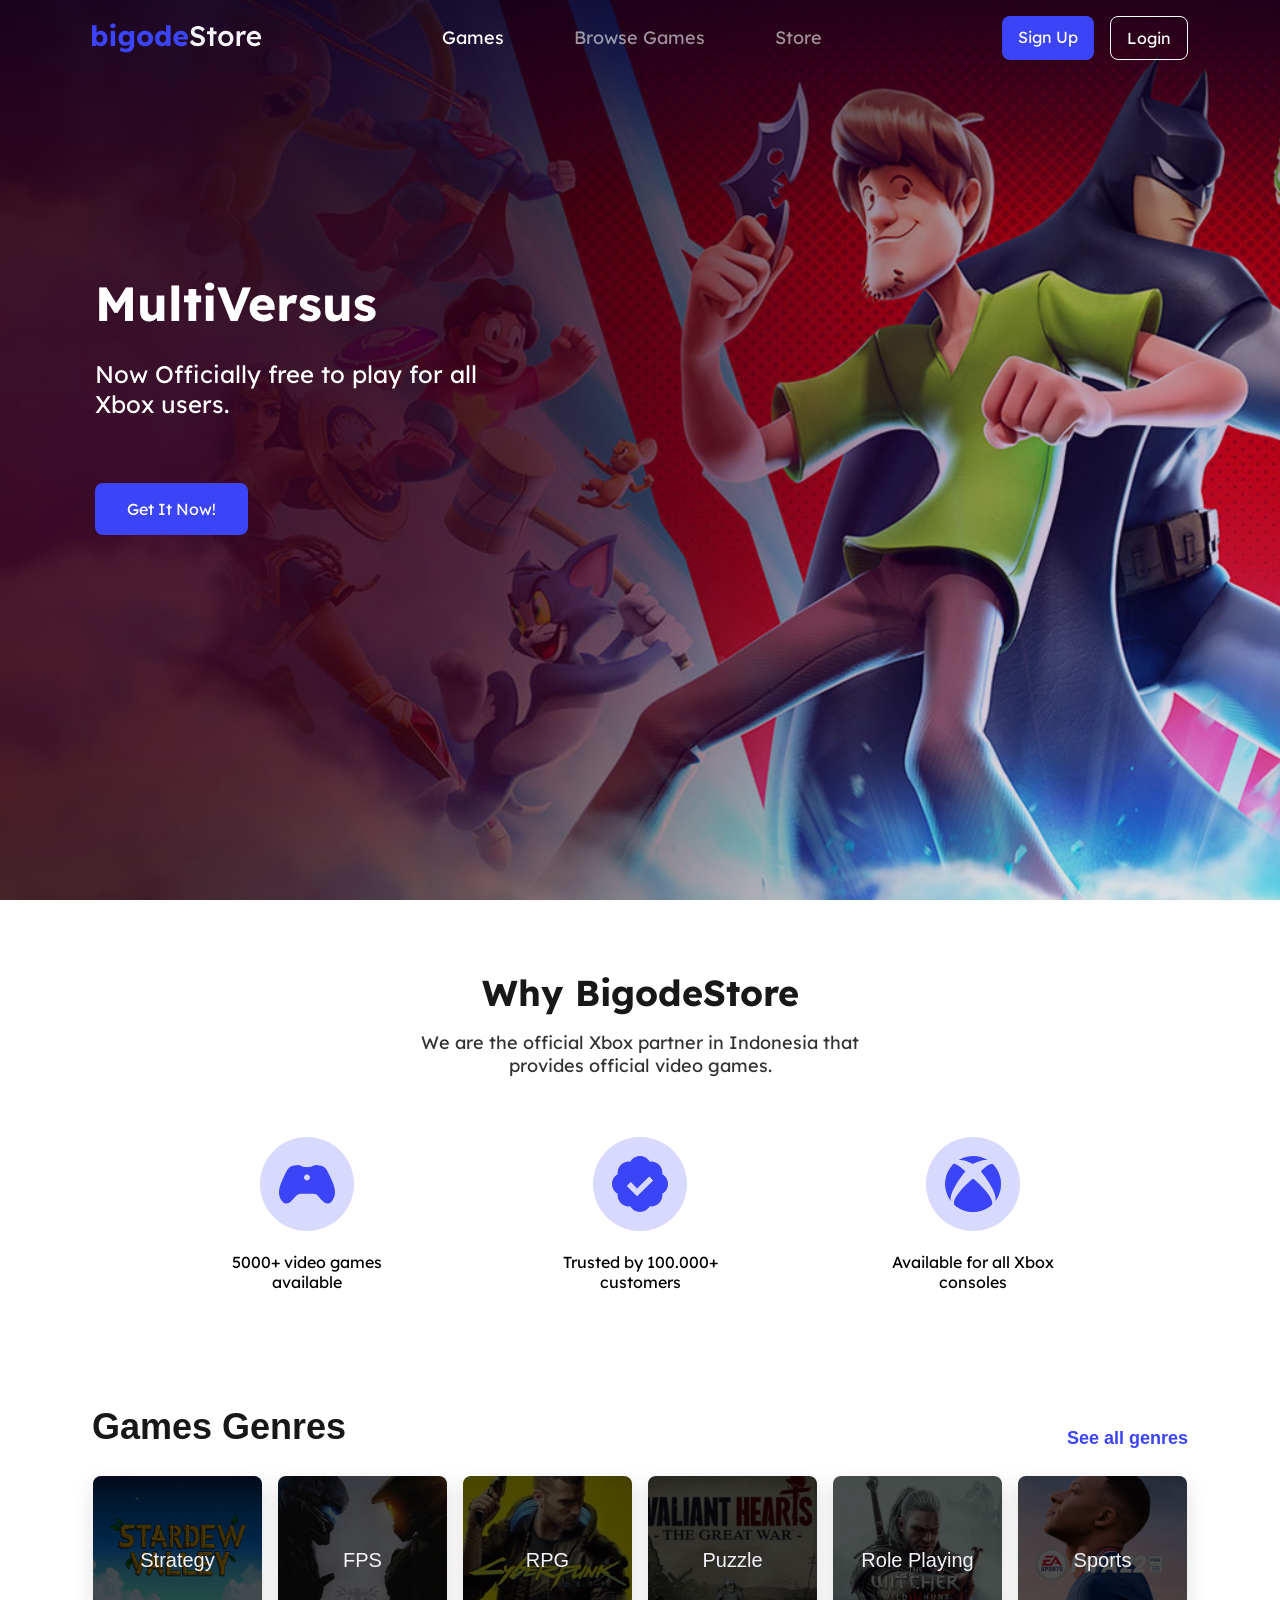
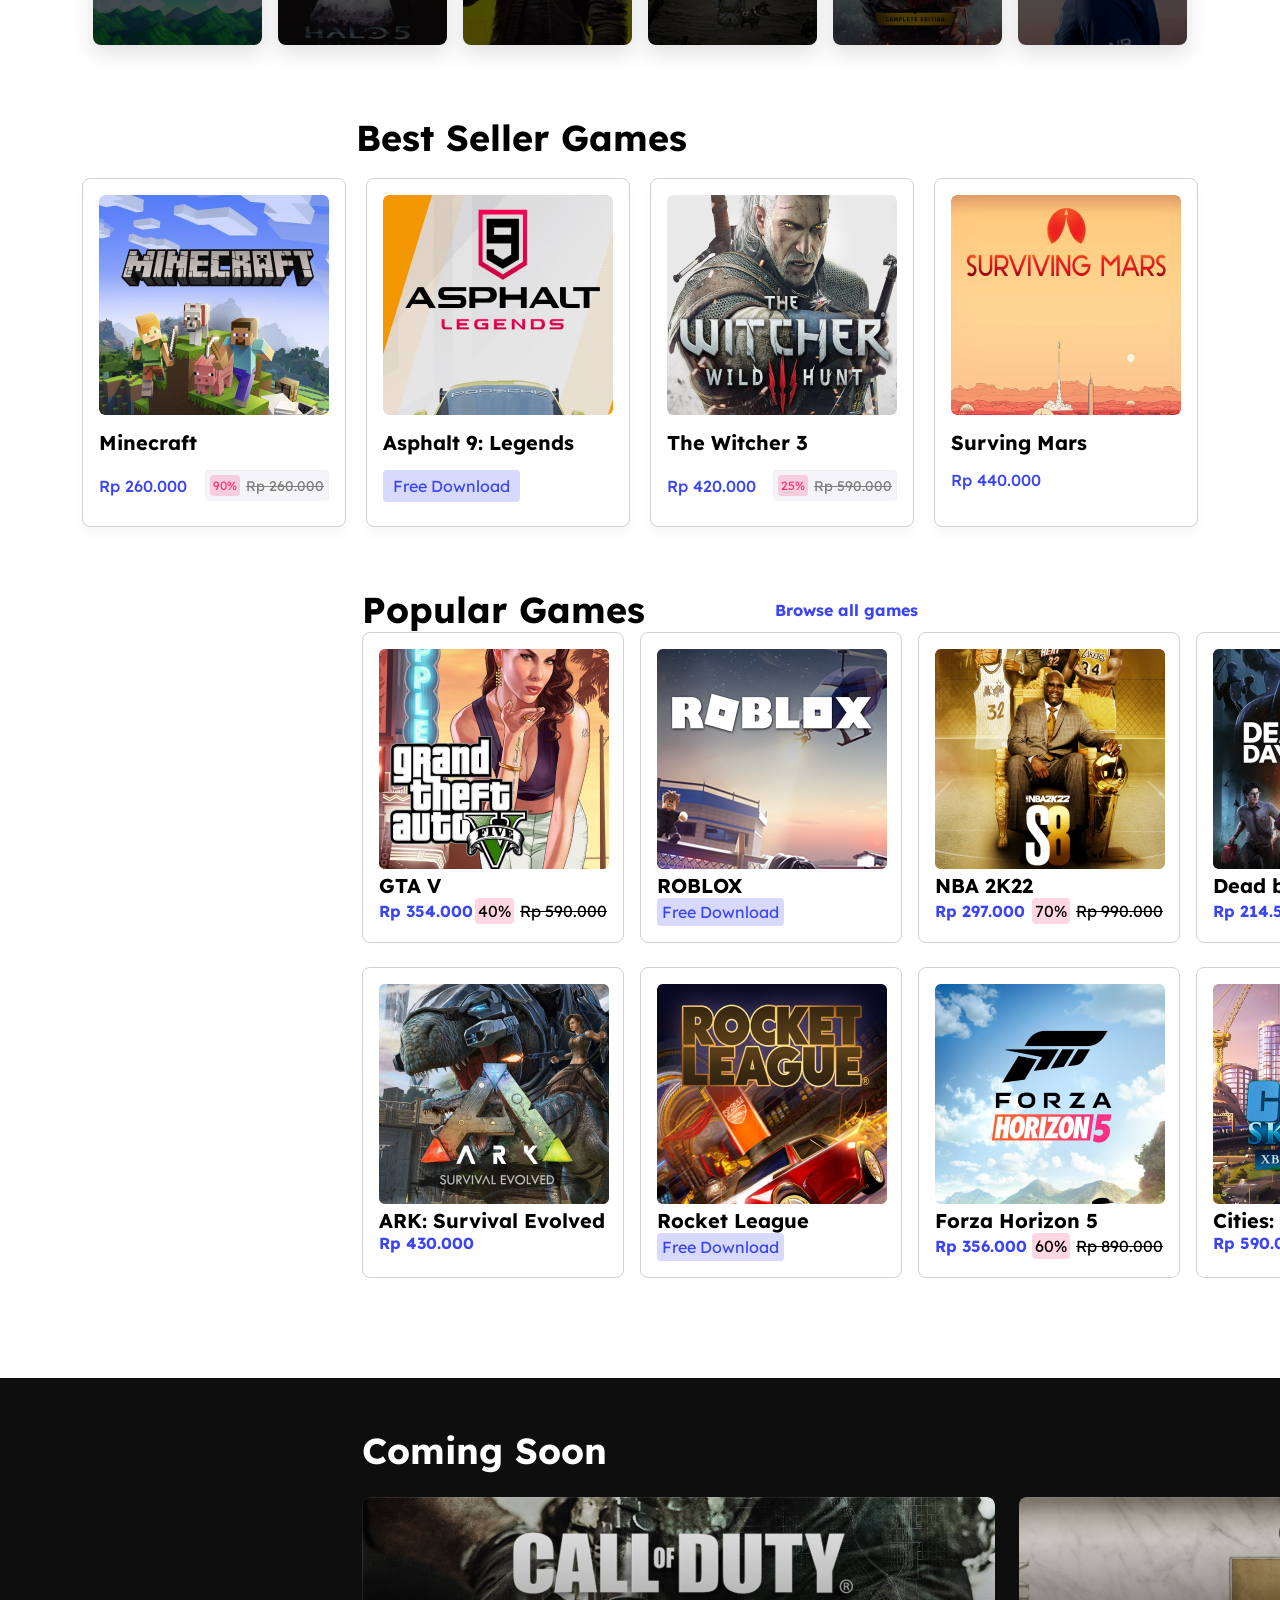
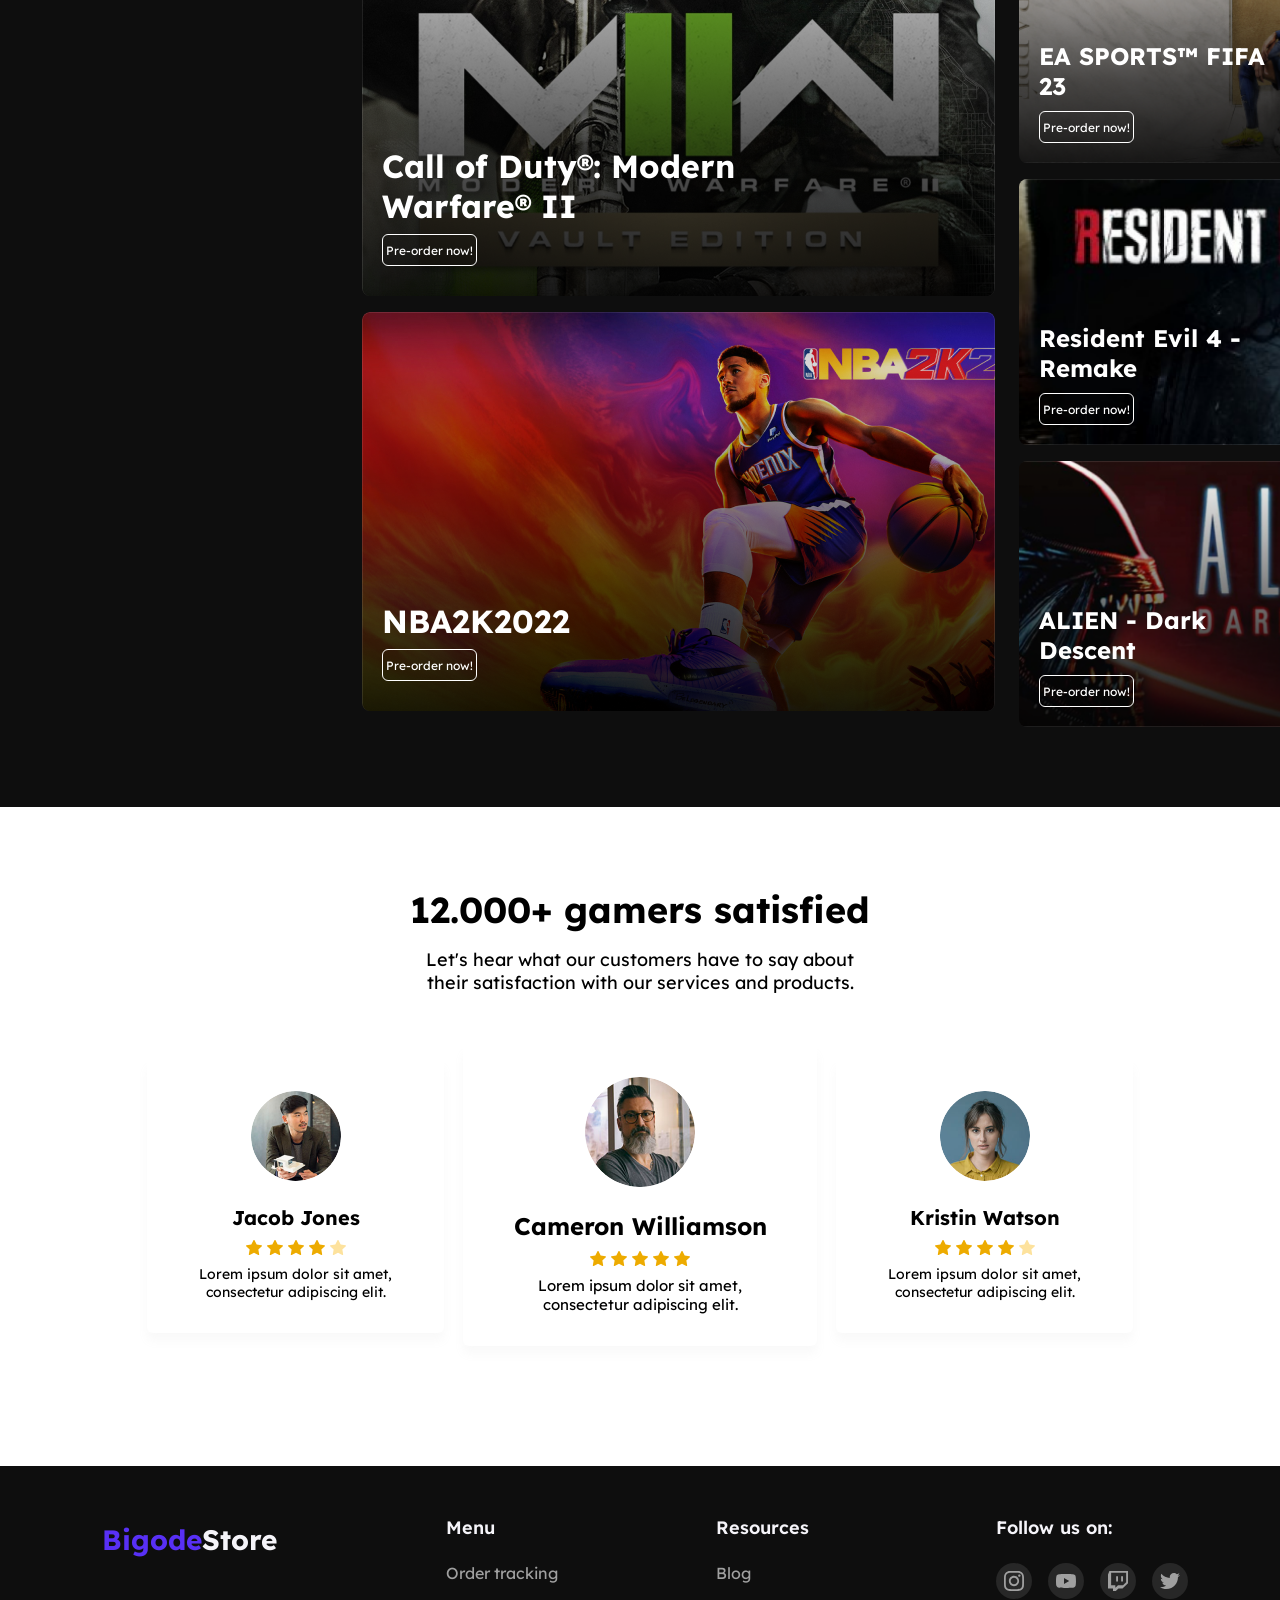
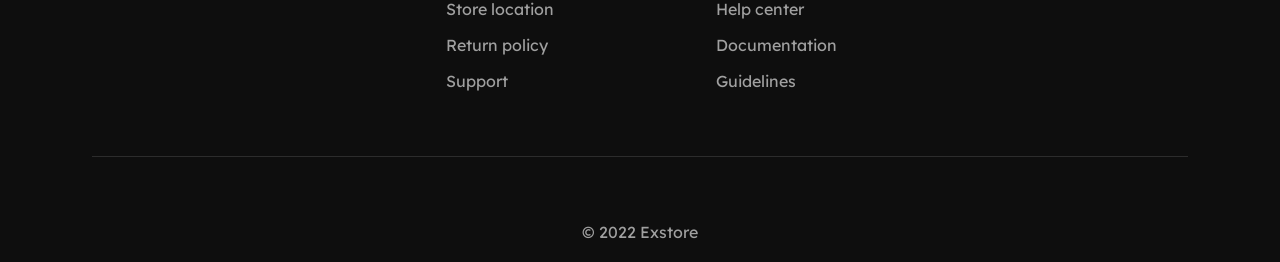
<file: index.html>
<!DOCTYPE html>
<html lang="pt-br">
<head>
    <meta charset="UTF-8">
    <meta name="viewport" content="width=device-width, initial-scale=1.0">
    <title>Bigode Store</title>
    <link rel="stylesheet" href="./css/style.css">
    <link rel="preconnect" href="https://fonts.googleapis.com">
<link rel="preconnect" href="https://fonts.gstatic.com" crossorigin>
<link href="https://fonts.googleapis.com/css2?family=Lexend:wght@100..900&display=swap" rel="stylesheet">
</head>
<body>
    <div class="header-section">
    <header>
        <img src="./img/logo.svg" alt="Logo">
        <nav>
            <a href="#">Games</a>
            <div class="cor">
            <a href="#">Browse Games </a>
            </div>
            <a href="#">Store</a>
        </nav>
        <div class="btns">
                <a href="#">Sign Up</a>
                <a href="#">Login</a>
        </div>
    
    </header> 
    <section id="hero">
        <h1>MultiVersus</h1>
        <p>Now Officially free to play for all Xbox users.</p>
        <a href="#">Get It Now!</a>
    </section>
    </div>
    <main>
        <section id="Why-bg">
            <div class="title">
                <h2>Why BigodeStore</h2>
                <p>We are the official Xbox partner in Indonesia that provides official video games.</p>
            </div>
            <div class="cards">
                <div class="card">
                    <img src="./img/controle.svg" alt="">
                    <p>5000+ video games available</p>

                </div>
                <div class="card">
                    <img src="./img/verficado.svg" alt="">
                    <p>Trusted by 100.000+ customers</p>

                </div>
                <div class="card">
                    <img src="./img/xbox.svg" alt="">
                    <p>Available for all Xbox consoles</p>
                </div>
            </div>
            </section>

        <section id="games-ge">  
        <div class="games-genre-section">
  <div class="title">
    <div class="games-genres">Games Genres</div>
    <div class="see-all-genres">See all genres</div>
  </div>
  <div class="cards">
    <div class="cardsgames">
      <img class="bg-image" src="./img/bg-image0.png" />
      <div class="strategy">Strategy</div>
    </div>
    <div class="cardsgames">
      <img class="bg-image" src="./img/bg-image1.png" />
      <div class="strategy">FPS</div>
    </div>
    <div class="cardsgames">
      <img class="bg-image" src="./img/bg-image2.png" />
      <div class="strategy2">RPG</div>
    </div>
    <div class="cardsgames">
      <img class="bg-image" src="./img/bg-image3.png" />
      <div class="strategy">Puzzle</div>
    </div>
    <div class="cardsgames">
      <img class="bg-image" src="./img/bg-image4.png" />
      <div class="strategy">Role Playing</div>
    </div>
    <div class="cardsgames">
      <img class="bg-image" src="./img/bg-image5.png" />
      <div class="strategy">Sports</div>
    </div>
  </div>
        </section>

        <section class="meio">
  <section class="best-seller">
    <h2 class="titulo-secao">Best Seller Games</h2>
    <div class="lista-jogos">
        <div class="card-jogo">
            <img src="./img/img-thumbnail0.png" alt="Minecraft" class="imagem-jogo">
            <div class="informacoes-jogo">
                <h3 class="nome-jogo">Minecraft</h3>
                <div class="preco-jogo">
                    <span class="preco-atual">Rp 260.000</span>
                    <div class="desconto-jogo">
                        <span class="porcentagem">90%</span>
                        <span class="preco-antigo">Rp 260.000</span>
                    </div>
                </div>
            </div>
        </div>
        <div class="card-jogo">
            <img src="./img/img-thumbnail1.png" alt="Asphalt 9" class="imagem-jogo">
            <div class="informacoes-jogo">
                <h3 class="nome-jogo">Asphalt 9: Legends</h3>
                <div class="gratis">
                    Free Download
                </div>
            </div>
        </div>
        <div class="card-jogo">
            <img src="./img/img-thumbnail2.png" alt="The Witcher 3" class="imagem-jogo">
            <div class="informacoes-jogo">
                <h3 class="nome-jogo">The Witcher 3</h3>
                <div class="preco-jogo">
                    <span class="preco-atual">Rp 420.000</span>
                    <div class="desconto-jogo">
                        <span class="porcentagem">25%</span>
                        <span class="preco-antigo">Rp 590.000</span>
                    </div>
                </div>
            </div>
        </div>
        <div class="card-jogo">
            <img src="./img/img-thumbnail3.png" alt="Surviving Mars" class="imagem-jogo">
            <div class="informacoes-jogo">
                <h3 class="nome-jogo">Surving Mars</h3>
                <span class="preco-atual">Rp 440.000</span>
            </div>
        </div>

    </div>
    </section>

         </section> 

         <section id="popular">
     <div class="jogos-p3">
  <div class="topo-p3">
    <h2 class="titulo-p3">Popular Games</h2>
    <p class="link-p3">Browse all games</p>
  </div>

  <div class="conteudo-p3">
    <div class="linha-p3">

      <div class="caixa-p3">
        <img class="foto-p3" src="./img/gta5.png">
        <h3 class="jogo-p3">GTA V</h3>

        <div class="valores-p3">
          <p class="atual-p3">Rp 354.000</p>

          <div class="promo-p3">
            <span class="porcentagem-p3">40%</span>
            <p class="antigo-p3">Rp 590.000</p>
          </div>
        </div>
      </div>

      <div class="caixa-p3">
        <img class="foto-p3" src="./img/roblox.png">
        <h3 class="jogo-p3">ROBLOX</h3>
        <p class="gratis-p3">Free Download</p>
      </div>

      <div class="caixa-p3">
        <img class="foto-p3" src="./img/s8.png">
        <h3 class="jogo-p3">NBA 2K22</h3>

        <div class="valores-p3">
          <p class="atual-p3">Rp 297.000</p>

          <div class="promo-p3">
            <span class="porcentagem-p3">70%</span>
            <p class="antigo-p3">Rp 990.000</p>
          </div>
        </div>
      </div>

      <div class="caixa-p3">
        <img class="foto-p3" src="./img/dbd.png">
        <h3 class="jogo-p3">Dead by Daylight</h3>

        <div class="valores-p3">
          <p class="atual-p3">Rp 214.500</p>

          <div class="promo-p3">
            <span class="porcentagem-p3">50%</span>
            <p class="antigo-p3">Rp 429.000</p>
          </div>
        </div>
      </div>

    </div>

    <div class="linha-p3">

      <div class="caixa-p3">
        <img class="foto-p3" src="./img/ark.png">
        <h3 class="jogo-p3">ARK: Survival Evolved</h3>
        <p class="atual-p3">Rp 430.000</p>
      </div>

      <div class="caixa-p3">
        <img class="foto-p3" src="./img/rl.png">
        <h3 class="jogo-p3">Rocket League</h3>
        <p class="gratis-p3">Free Download</p>
      </div>

      <div class="caixa-p3">
        <img class="foto-p3" src="./img/forza.png">
        <h3 class="jogo-p3">Forza Horizon 5</h3>

        <div class="valores-p3">
          <p class="atual-p3">Rp 356.000</p>

          <div class="promo-p3">
            <span class="porcentagem-p3">60%</span>
            <p class="antigo-p3">Rp 890.000</p>
          </div>
        </div>
      </div>

      <div class="caixa-p3">
        <img class="foto-p3" src="./img/cities.png">
        <h3 class="jogo-p3">Cities: Skylines</h3>
        <p class="atual-p3">Rp 590.000</p>
      </div>

    </div>
  </div>
</div>
</div>
          </section>

          <section id="coming">
            <div class="lancamentos-p4">

    <h2 class="titulo-p4">Coming Soon</h2>

    <div class="conteudo-p4">

        <div class="esquerda-p4">

            <div class="jogo-grande-p4">
                <img class="imagem-grande-p4" src="./img/cod.png">

                <div class="nome-grande-p4">
                    Call of Duty®: Modern Warfare® II
                </div>

                <div class="botao-p4">
                    <div class="texto-botao-p4">
                        Pre-order now!
                    </div>
                </div>
            </div>

            <div class="jogo-grande-p4">
                <img class="imagem-grande-p4" src="./img/nba2k22.png">

                <div class="nome-grande-p4">
                    NBA2K2022
                </div>

                <div class="botao-p4">
                    <div class="texto-botao-p4">
                        Pre-order now!
                    </div>
                </div>
            </div>

        </div>

        <div class="direita-p4">

            <div class="jogo-pequeno-p4">
                <img class="imagem-pequena-p4" src="./img/fifa23.png">

                <div class="info-p4">
                    <div class="nome-pequeno-p4">
                        EA SPORTS™ FIFA 23
                    </div>

                    <div class="botao-p4">
                        <div class="texto-botao-p4">
                            Pre-order now!
                        </div>
                    </div>
                </div>
            </div>

            <div class="jogo-pequeno-p4">
                <img class="imagem-pequena-p4" src="./img/r4.png">

                <div class="info-p4">
                    <div class="nome-pequeno-p4">
                        Resident Evil 4 - Remake
                    </div>

                    <div class="botao-p4">
                        <div class="texto-botao-p4">
                            Pre-order now!
                        </div>
                    </div>
                </div>
            </div>

            <div class="jogo-pequeno-p4">
                <img class="imagem-pequena-p4" src="./img/alien.png">

                <div class="info-p4">
                    <div class="nome-pequeno-p4">
                        ALIEN - Dark Descent
                    </div>

                    <div class="botao-p4">
                        <div class="texto-botao-p4">
                            Pre-order now!
                        </div>
                    </div>
                </div>
            </div>

        </div>

    </div>

</div>
          </section>
          
          <section class="gamers-satisfed">
            <div class="avaliacoes-p5">

           <div class="cabecalho-p5">
            <h2 class="titulo-p5">12.000+ gamers satisfied</h2>

           <p class="texto-p5">
            Let's hear what our customers have to say about their satisfaction
             with our services and products.
             </p>
            </div>

            <div class="lista-p5">

    <div class="card-p5">
      <img class="foto-p5" src="./img/icon1.png">

      <div class="info-p5">
        <h3 class="nome-p5">Jacob Jones</h3>
        <img class="estrelas-p5" src="./img/star0.svg">

        <p class="comentario-p5">
          Lorem ipsum dolor sit amet, consectetur adipiscing elit.
        </p>
      </div>
    </div>

    <div class="card-p5 card-meio-p5">
      <img class="foto-maior-p5" src="./img/icon2.png">

      <div class="info-p5">
        <h3 class="nome-maior-p5">Cameron Williamson</h3>
        <img class="estrelas-p5" src="./img/star1.svg">

        <p class="comentario-maior-p5">
          Lorem ipsum dolor sit amet, consectetur adipiscing elit.
        </p>
      </div>
    </div>

    <div class="card-p5">
      <img class="foto-p5" src="./img/icon3.png">

      <div class="info-p5">
        <h3 class="nome-p5">Kristin Watson</h3>
        <img class="estrelas-p5" src="./img/star2.svg">

        <p class="comentario-p5">
          Lorem ipsum dolor sit amet, consectetur adipiscing elit.
        </p>
      </div>
    </div>

              </div>

            </div>
          </section>

          <section class="final">
                <div class="rodape-p6">

    <div class="conteudo-p6">

        <div class="logo-p6">
            <h2 class="nome-p6">
                <span class="roxo-p6">Bigode</span>Store
            </h2>
        </div>

        <div class="menu-p6">
            <h3 class="titulo-p6">Menu</h3>

            <div class="links-p6">
                <p>Order tracking</p>
                <p>Store location</p>
                <p>Return policy</p>
                <p>Support</p>
            </div>
        </div>

        <div class="recursos-p6">
            <h3 class="titulo-p6">Resources</h3>

            <div class="links-p6">
                <p>Blog</p>
                <p>Help center</p>
                <p>Documentation</p>
                <p>Guidelines</p>
            </div>
        </div>

        <div class="redes-p6">
            <h3 class="titulo-p6">Follow us on:</h3>

            <div class="icones-p6">
                <img src="./img/ant-design-instagram-outlined0.svg">
                <img src="./img/ant-design-youtube-filled0.svg">
                <img src="./img/akar-icons-twitch-fill0.svg">
                <img src="./img/ant-design-twitter-outlined0.svg">
            </div>
        </div>

    </div>

    <div class="linha-p6"></div>

    <div class="copyright-p6">
        © 2022 Exstore
    </div>

</div>
          </section>

 
</body>
</html>
</file>
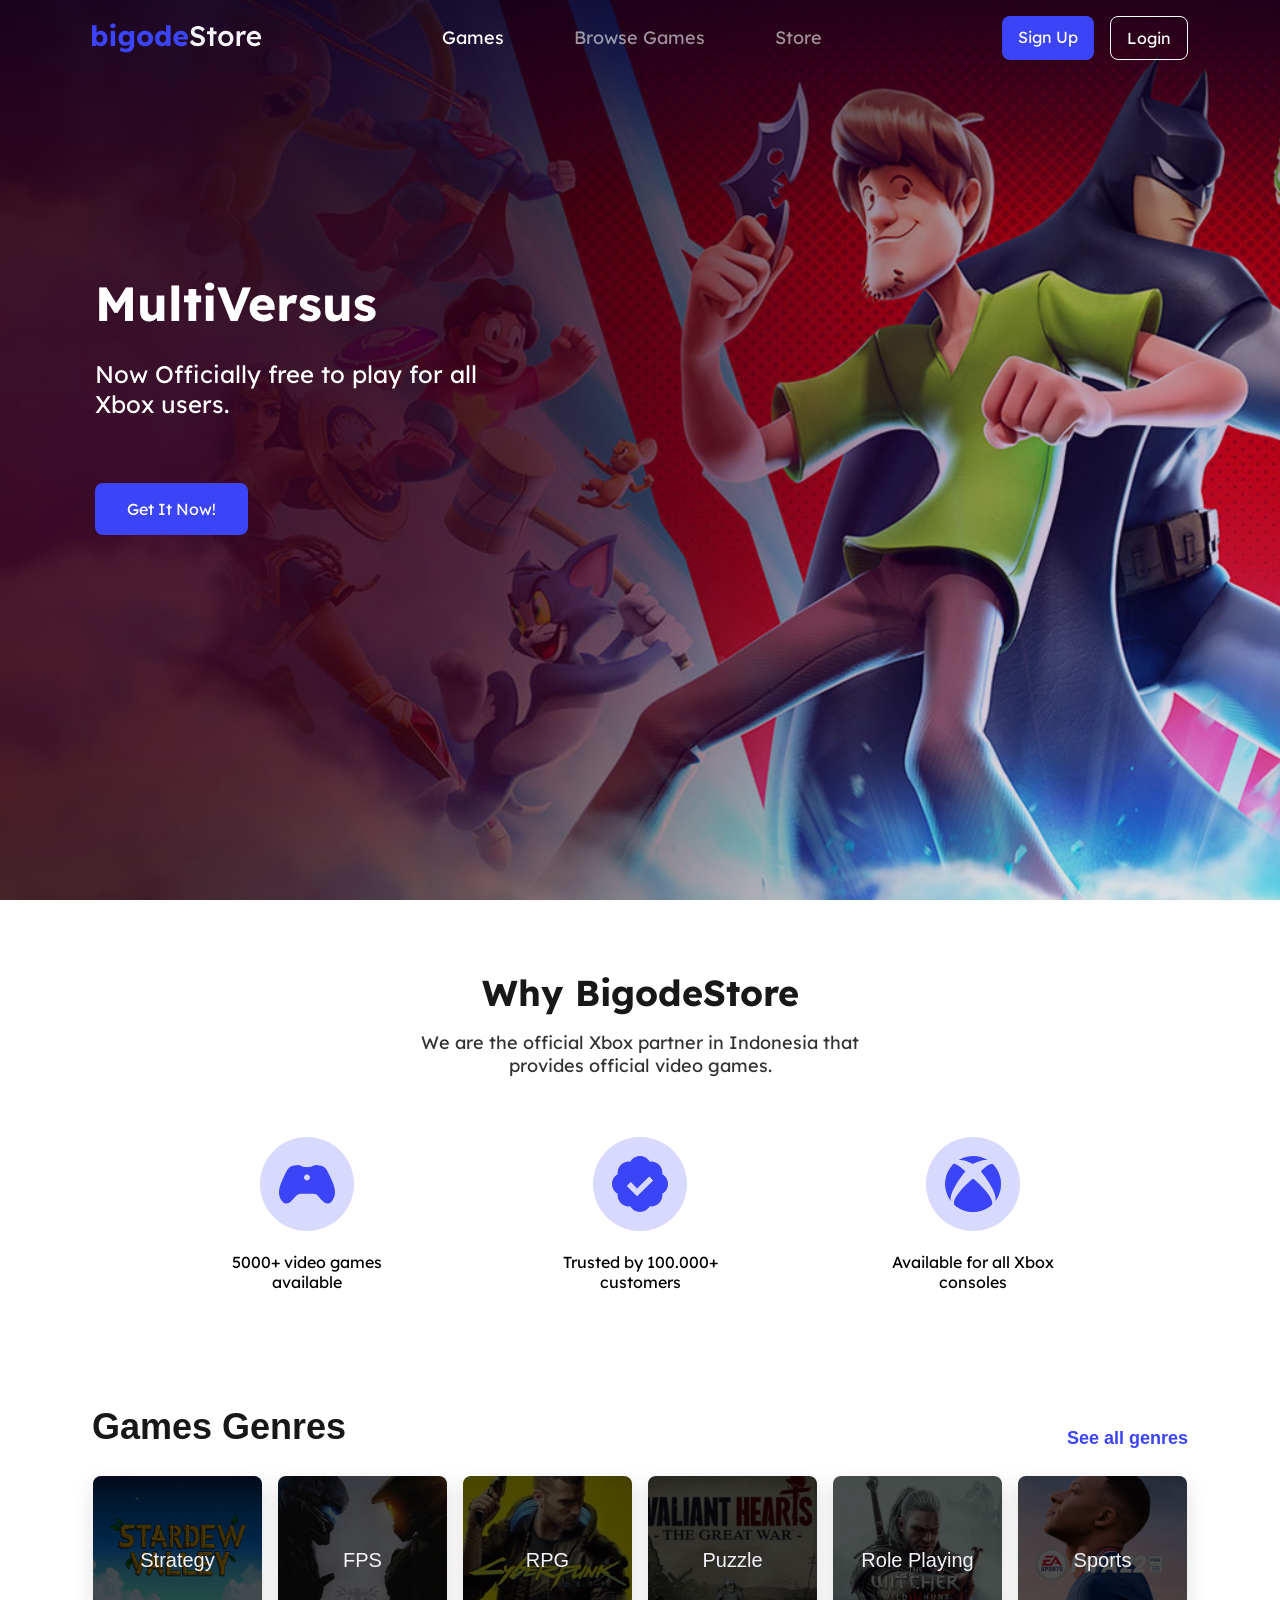
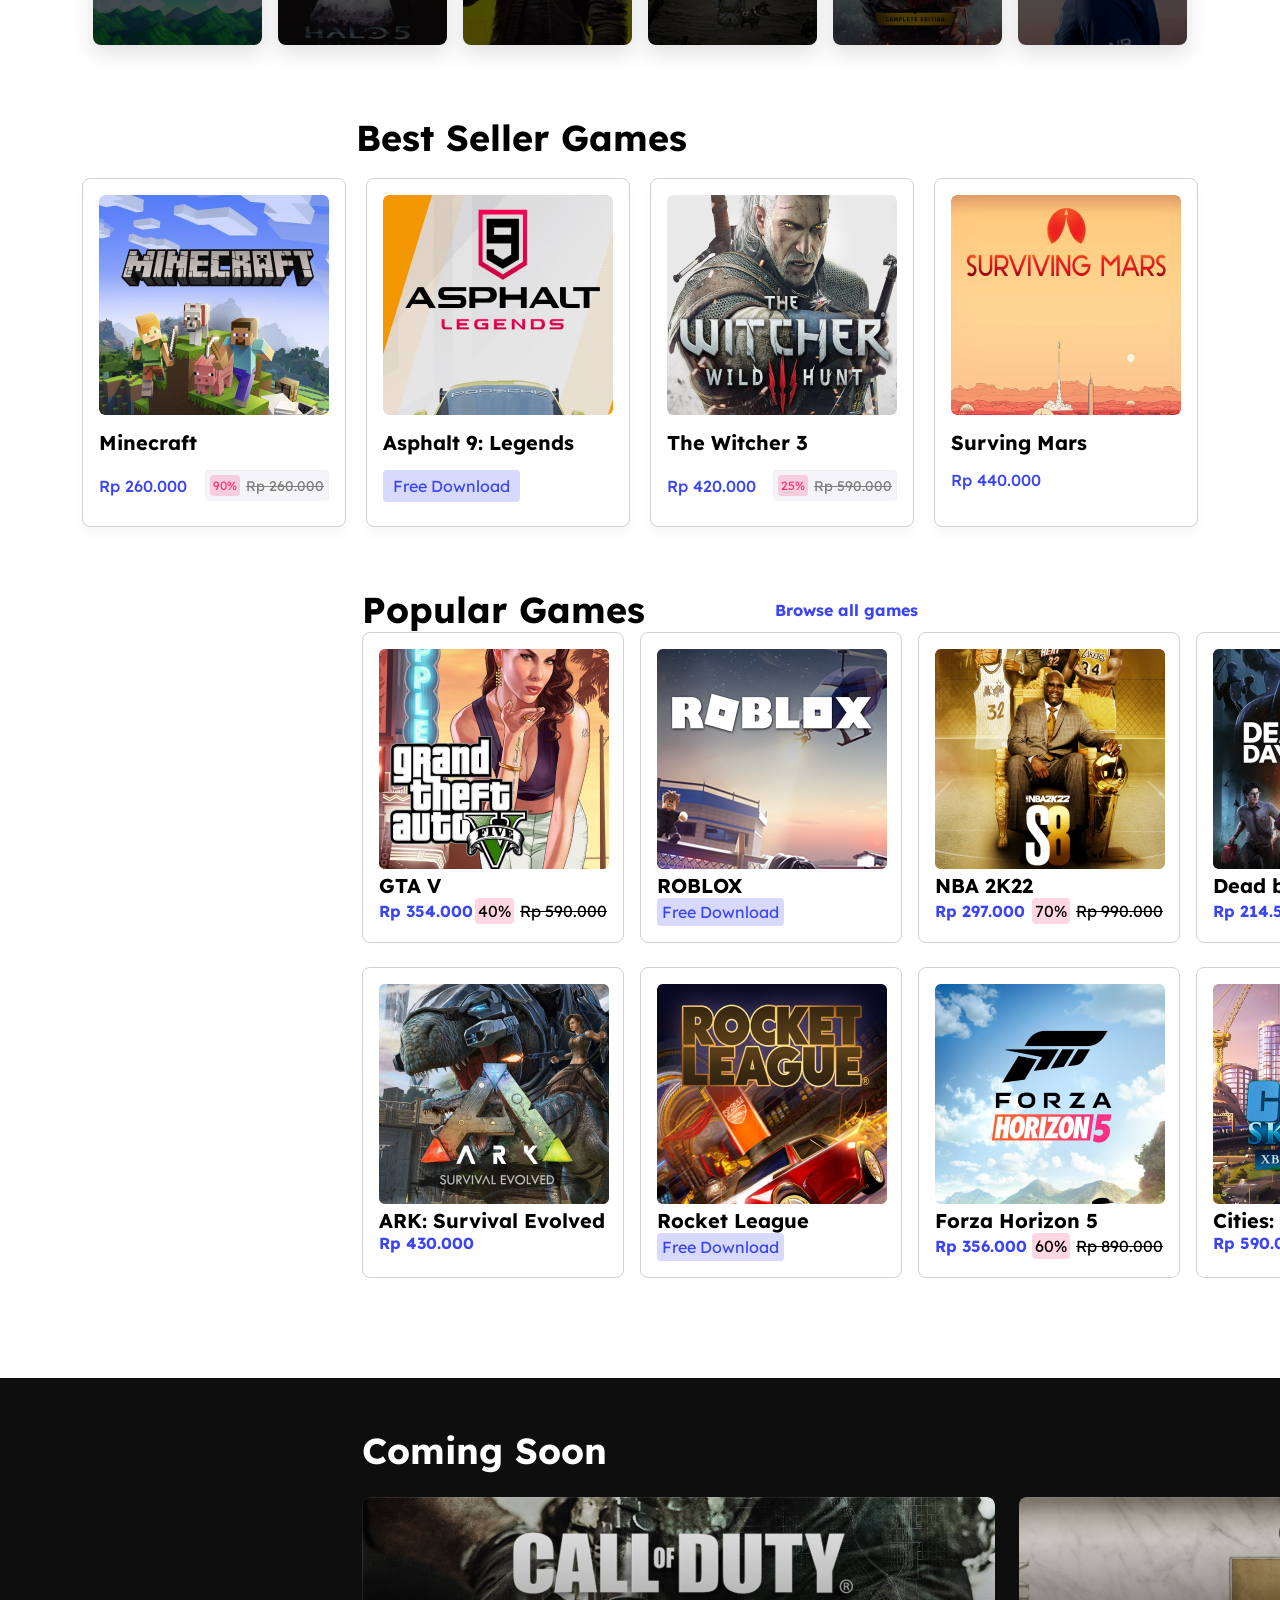
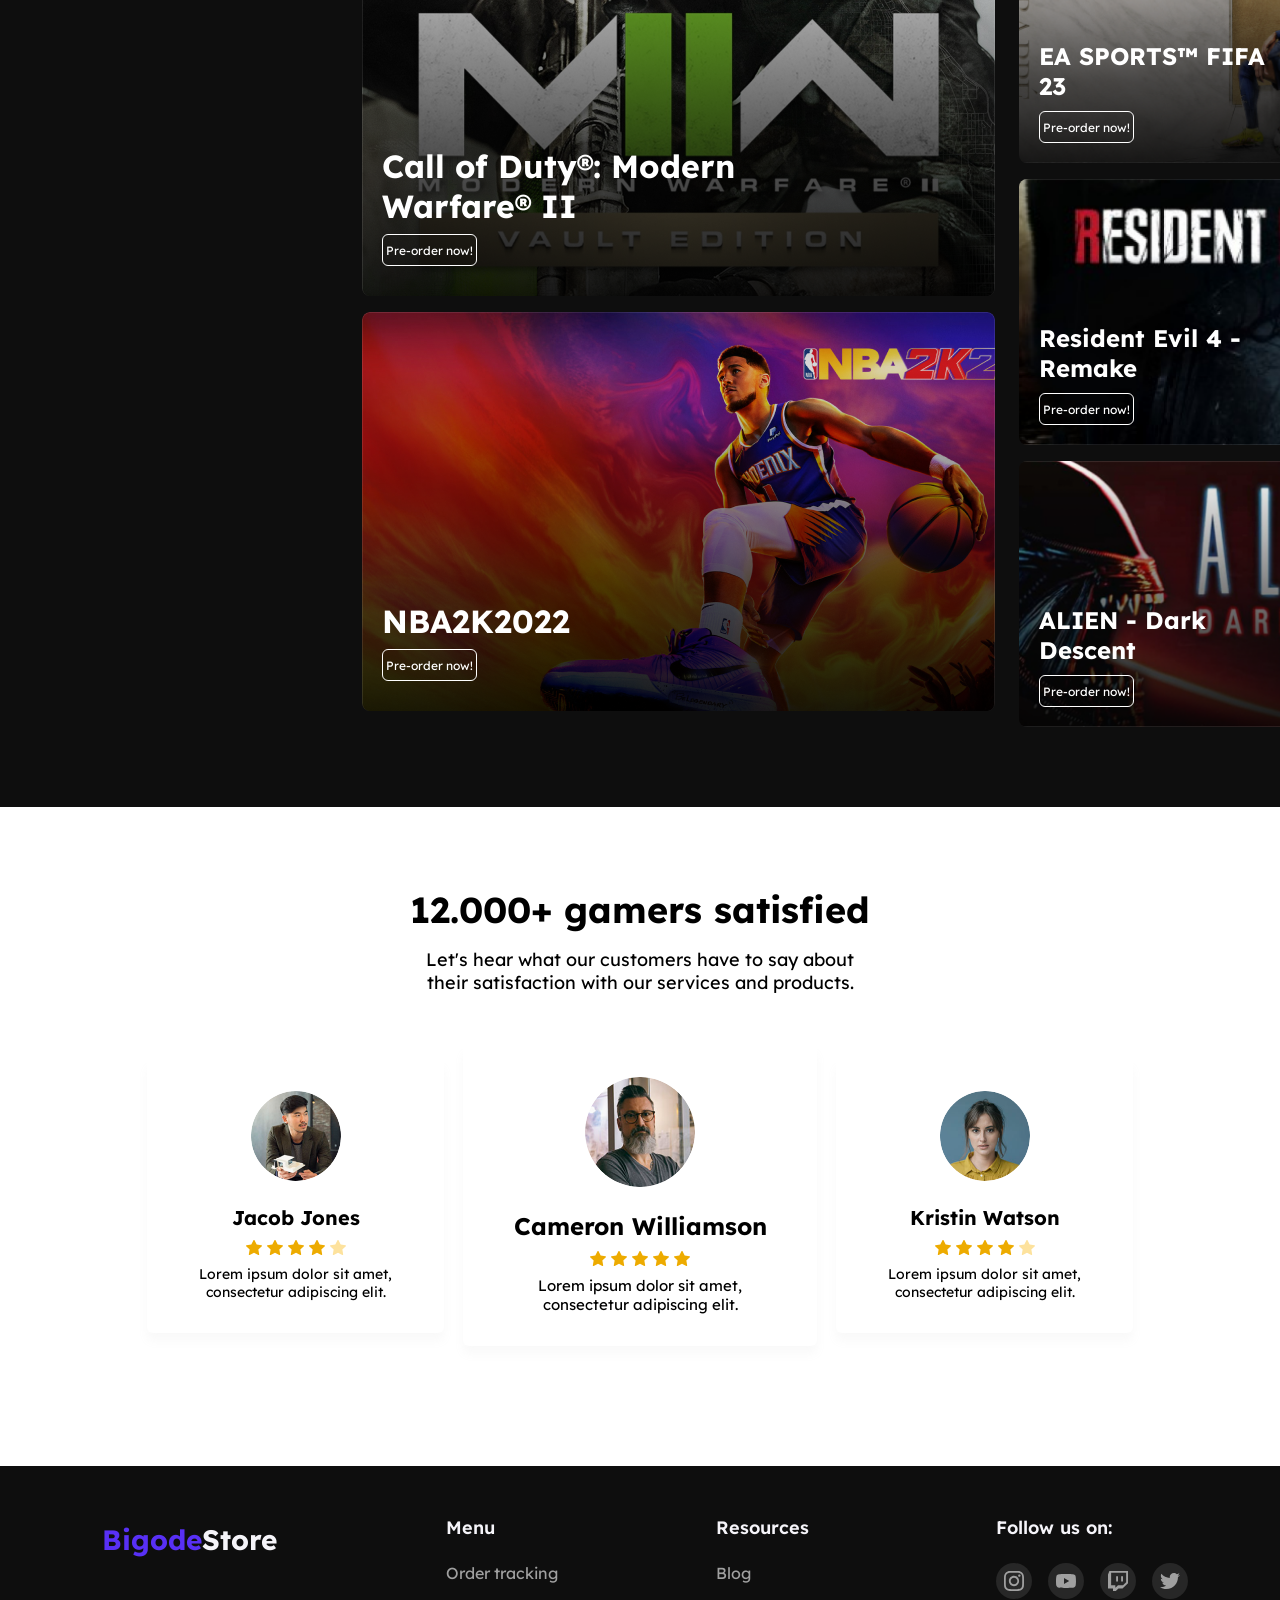
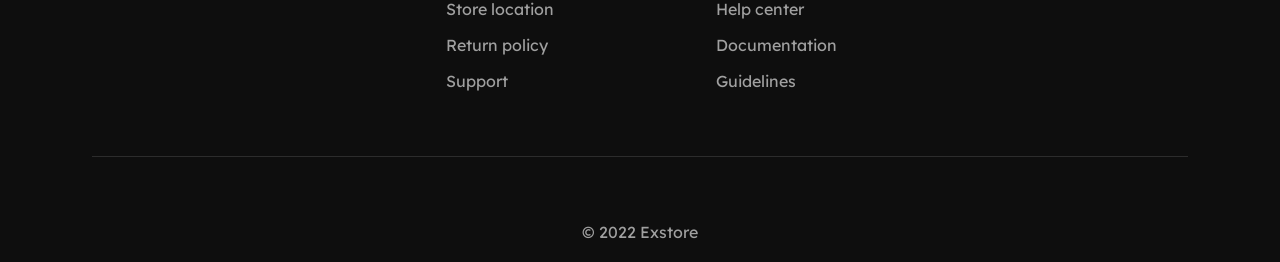
<file: BigodeStore.html>
<!DOCTYPE html>
<html lang="pt-br">
<head>
    <meta charset="UTF-8">
    <meta name="viewport" content="width=device-width, initial-scale=1.0">
    <title>Bigode Store</title>
    <link rel="stylesheet" href="./css/style.css">
    <link rel="preconnect" href="https://fonts.googleapis.com">
<link rel="preconnect" href="https://fonts.gstatic.com" crossorigin>
<link href="https://fonts.googleapis.com/css2?family=Lexend:wght@100..900&display=swap" rel="stylesheet">
</head>
<body>
    <div class="header-section">
    <header>
        <img src="./img/logo.svg" alt="Logo">
        <nav>
            <a href="#">Games</a>
            <div class="cor">
            <a href="#">Browse Games </a>
            </div>
            <a href="#">Store</a>
        </nav>
        <div class="btns">
                <a href="#">Sign Up</a>
                <a href="#">Login</a>
        </div>
    
    </header> 
    <section id="hero">
        <h1>MultiVersus</h1>
        <p>Now Officially free to play for all Xbox users.</p>
        <a href="#">Get It Now!</a>
    </section>
    </div>
    <main>
        <section id="Why-bg">
            <div class="title">
                <h2>Why BigodeStore</h2>
                <p>We are the official Xbox partner in Indonesia that provides official video games.</p>
            </div>
            <div class="cards">
                <div class="card">
                    <img src="./img/controle.svg" alt="">
                    <p>5000+ video games available</p>

                </div>
                <div class="card">
                    <img src="./img/verficado.svg" alt="">
                    <p>Trusted by 100.000+ customers</p>

                </div>
                <div class="card">
                    <img src="./img/xbox.svg" alt="">
                    <p>Available for all Xbox consoles</p>
                </div>
            </div>
            </section>

        <section id="games-ge">  
        <div class="games-genre-section">
  <div class="title">
    <div class="games-genres">Games Genres</div>
    <div class="see-all-genres">See all genres</div>
  </div>
  <div class="cards">
    <div class="cardsgames">
      <img class="bg-image" src="./img/bg-image0.png" />
      <div class="strategy">Strategy</div>
    </div>
    <div class="cardsgames">
      <img class="bg-image" src="./img/bg-image1.png" />
      <div class="strategy">FPS</div>
    </div>
    <div class="cardsgames">
      <img class="bg-image" src="./img/bg-image2.png" />
      <div class="strategy2">RPG</div>
    </div>
    <div class="cardsgames">
      <img class="bg-image" src="./img/bg-image3.png" />
      <div class="strategy">Puzzle</div>
    </div>
    <div class="cardsgames">
      <img class="bg-image" src="./img/bg-image4.png" />
      <div class="strategy">Role Playing</div>
    </div>
    <div class="cardsgames">
      <img class="bg-image" src="./img/bg-image5.png" />
      <div class="strategy">Sports</div>
    </div>
  </div>
        </section>

        <section class="meio">
  <section class="best-seller">
    <h2 class="titulo-secao">Best Seller Games</h2>
    <div class="lista-jogos">
        <div class="card-jogo">
            <img src="./img/img-thumbnail0.png" alt="Minecraft" class="imagem-jogo">
            <div class="informacoes-jogo">
                <h3 class="nome-jogo">Minecraft</h3>
                <div class="preco-jogo">
                    <span class="preco-atual">Rp 260.000</span>
                    <div class="desconto-jogo">
                        <span class="porcentagem">90%</span>
                        <span class="preco-antigo">Rp 260.000</span>
                    </div>
                </div>
            </div>
        </div>
        <div class="card-jogo">
            <img src="./img/img-thumbnail1.png" alt="Asphalt 9" class="imagem-jogo">
            <div class="informacoes-jogo">
                <h3 class="nome-jogo">Asphalt 9: Legends</h3>
                <div class="gratis">
                    Free Download
                </div>
            </div>
        </div>
        <div class="card-jogo">
            <img src="./img/img-thumbnail2.png" alt="The Witcher 3" class="imagem-jogo">
            <div class="informacoes-jogo">
                <h3 class="nome-jogo">The Witcher 3</h3>
                <div class="preco-jogo">
                    <span class="preco-atual">Rp 420.000</span>
                    <div class="desconto-jogo">
                        <span class="porcentagem">25%</span>
                        <span class="preco-antigo">Rp 590.000</span>
                    </div>
                </div>
            </div>
        </div>
        <div class="card-jogo">
            <img src="./img/img-thumbnail3.png" alt="Surviving Mars" class="imagem-jogo">
            <div class="informacoes-jogo">
                <h3 class="nome-jogo">Surving Mars</h3>
                <span class="preco-atual">Rp 440.000</span>
            </div>
        </div>

    </div>
    </section>

         </section> 

         <section id="popular">
     <div class="jogos-p3">
  <div class="topo-p3">
    <h2 class="titulo-p3">Popular Games</h2>
    <p class="link-p3">Browse all games</p>
  </div>

  <div class="conteudo-p3">
    <div class="linha-p3">

      <div class="caixa-p3">
        <img class="foto-p3" src="./img/gta5.png">
        <h3 class="jogo-p3">GTA V</h3>

        <div class="valores-p3">
          <p class="atual-p3">Rp 354.000</p>

          <div class="promo-p3">
            <span class="porcentagem-p3">40%</span>
            <p class="antigo-p3">Rp 590.000</p>
          </div>
        </div>
      </div>

      <div class="caixa-p3">
        <img class="foto-p3" src="./img/roblox.png">
        <h3 class="jogo-p3">ROBLOX</h3>
        <p class="gratis-p3">Free Download</p>
      </div>

      <div class="caixa-p3">
        <img class="foto-p3" src="./img/s8.png">
        <h3 class="jogo-p3">NBA 2K22</h3>

        <div class="valores-p3">
          <p class="atual-p3">Rp 297.000</p>

          <div class="promo-p3">
            <span class="porcentagem-p3">70%</span>
            <p class="antigo-p3">Rp 990.000</p>
          </div>
        </div>
      </div>

      <div class="caixa-p3">
        <img class="foto-p3" src="./img/dbd.png">
        <h3 class="jogo-p3">Dead by Daylight</h3>

        <div class="valores-p3">
          <p class="atual-p3">Rp 214.500</p>

          <div class="promo-p3">
            <span class="porcentagem-p3">50%</span>
            <p class="antigo-p3">Rp 429.000</p>
          </div>
        </div>
      </div>

    </div>

    <div class="linha-p3">

      <div class="caixa-p3">
        <img class="foto-p3" src="./img/ark.png">
        <h3 class="jogo-p3">ARK: Survival Evolved</h3>
        <p class="atual-p3">Rp 430.000</p>
      </div>

      <div class="caixa-p3">
        <img class="foto-p3" src="./img/rl.png">
        <h3 class="jogo-p3">Rocket League</h3>
        <p class="gratis-p3">Free Download</p>
      </div>

      <div class="caixa-p3">
        <img class="foto-p3" src="./img/forza.png">
        <h3 class="jogo-p3">Forza Horizon 5</h3>

        <div class="valores-p3">
          <p class="atual-p3">Rp 356.000</p>

          <div class="promo-p3">
            <span class="porcentagem-p3">60%</span>
            <p class="antigo-p3">Rp 890.000</p>
          </div>
        </div>
      </div>

      <div class="caixa-p3">
        <img class="foto-p3" src="./img/cities.png">
        <h3 class="jogo-p3">Cities: Skylines</h3>
        <p class="atual-p3">Rp 590.000</p>
      </div>

    </div>
  </div>
</div>
</div>
          </section>

          <section id="coming">
            <div class="lancamentos-p4">

    <h2 class="titulo-p4">Coming Soon</h2>

    <div class="conteudo-p4">

        <div class="esquerda-p4">

            <div class="jogo-grande-p4">
                <img class="imagem-grande-p4" src="./img/cod.png">

                <div class="nome-grande-p4">
                    Call of Duty®: Modern Warfare® II
                </div>

                <div class="botao-p4">
                    <div class="texto-botao-p4">
                        Pre-order now!
                    </div>
                </div>
            </div>

            <div class="jogo-grande-p4">
                <img class="imagem-grande-p4" src="./img/nba2k22.png">

                <div class="nome-grande-p4">
                    NBA2K2022
                </div>

                <div class="botao-p4">
                    <div class="texto-botao-p4">
                        Pre-order now!
                    </div>
                </div>
            </div>

        </div>

        <div class="direita-p4">

            <div class="jogo-pequeno-p4">
                <img class="imagem-pequena-p4" src="./img/fifa23.png">

                <div class="info-p4">
                    <div class="nome-pequeno-p4">
                        EA SPORTS™ FIFA 23
                    </div>

                    <div class="botao-p4">
                        <div class="texto-botao-p4">
                            Pre-order now!
                        </div>
                    </div>
                </div>
            </div>

            <div class="jogo-pequeno-p4">
                <img class="imagem-pequena-p4" src="./img/r4.png">

                <div class="info-p4">
                    <div class="nome-pequeno-p4">
                        Resident Evil 4 - Remake
                    </div>

                    <div class="botao-p4">
                        <div class="texto-botao-p4">
                            Pre-order now!
                        </div>
                    </div>
                </div>
            </div>

            <div class="jogo-pequeno-p4">
                <img class="imagem-pequena-p4" src="./img/alien.png">

                <div class="info-p4">
                    <div class="nome-pequeno-p4">
                        ALIEN - Dark Descent
                    </div>

                    <div class="botao-p4">
                        <div class="texto-botao-p4">
                            Pre-order now!
                        </div>
                    </div>
                </div>
            </div>

        </div>

    </div>

</div>
          </section>
          
          <section class="gamers-satisfed">
            <div class="avaliacoes-p5">

           <div class="cabecalho-p5">
            <h2 class="titulo-p5">12.000+ gamers satisfied</h2>

           <p class="texto-p5">
            Let's hear what our customers have to say about their satisfaction
             with our services and products.
             </p>
            </div>

            <div class="lista-p5">

    <div class="card-p5">
      <img class="foto-p5" src="./img/icon1.png">

      <div class="info-p5">
        <h3 class="nome-p5">Jacob Jones</h3>
        <img class="estrelas-p5" src="./img/star0.svg">

        <p class="comentario-p5">
          Lorem ipsum dolor sit amet, consectetur adipiscing elit.
        </p>
      </div>
    </div>

    <div class="card-p5 card-meio-p5">
      <img class="foto-maior-p5" src="./img/icon2.png">

      <div class="info-p5">
        <h3 class="nome-maior-p5">Cameron Williamson</h3>
        <img class="estrelas-p5" src="./img/star1.svg">

        <p class="comentario-maior-p5">
          Lorem ipsum dolor sit amet, consectetur adipiscing elit.
        </p>
      </div>
    </div>

    <div class="card-p5">
      <img class="foto-p5" src="./img/icon3.png">

      <div class="info-p5">
        <h3 class="nome-p5">Kristin Watson</h3>
        <img class="estrelas-p5" src="./img/star2.svg">

        <p class="comentario-p5">
          Lorem ipsum dolor sit amet, consectetur adipiscing elit.
        </p>
      </div>
    </div>

              </div>

            </div>
          </section>

          <section class="final">
                <div class="rodape-p6">

    <div class="conteudo-p6">

        <div class="logo-p6">
            <h2 class="nome-p6">
                <span class="roxo-p6">Bigode</span>Store
            </h2>
        </div>

        <div class="menu-p6">
            <h3 class="titulo-p6">Menu</h3>

            <div class="links-p6">
                <p>Order tracking</p>
                <p>Store location</p>
                <p>Return policy</p>
                <p>Support</p>
            </div>
        </div>

        <div class="recursos-p6">
            <h3 class="titulo-p6">Resources</h3>

            <div class="links-p6">
                <p>Blog</p>
                <p>Help center</p>
                <p>Documentation</p>
                <p>Guidelines</p>
            </div>
        </div>

        <div class="redes-p6">
            <h3 class="titulo-p6">Follow us on:</h3>

            <div class="icones-p6">
                <img src="./img/ant-design-instagram-outlined0.svg">
                <img src="./img/ant-design-youtube-filled0.svg">
                <img src="./img/akar-icons-twitch-fill0.svg">
                <img src="./img/ant-design-twitter-outlined0.svg">
            </div>
        </div>

    </div>

    <div class="linha-p6"></div>

    <div class="copyright-p6">
        © 2022 Exstore
    </div>

</div>
          </section>

 
</body>
</html>
</file>
<file: css/style.css>
*{
    padding: 0;
    margin: 0;
    box-sizing: border-box;
    text-decoration: none;
    font-family: "Lexend", sans-serif;
}

.header-section{
    height: 100vh;
    background-image: url(../img/banner.svg);
    background-repeat: no-repeat;
    background-size: cover;

   & header{
    display: flex;
    justify-content: space-between;
    padding: 16px 92px;


    & nav {
        display: flex;
        gap: 40px;

        
        
        & a {
            color: white;
            font-size: 18px;
            padding: 10px;
        }

        
        
        & :last-child {
            color: rgba(255, 255, 255, 0.568);
        }
    }
    .btns {
        display: flex;
        gap: 16px;
        & a {
            padding: 11px 16px;
            border-radius: 8px;
            background-color: #3B44F6;
            color: white;
        }
        & a:last-child {
            background-color: transparent;
            border: 1px solid white;
        }
    }
   }
   
   .cor {
    color: rgba(255, 255, 255, 0.568);
    padding: 10px;

   }

   & #hero {
            margin-top: 197px;
            margin-left: 95px;
            
            
            color: #ffffff;
            & h1 {
                font-size: 48px;
                margin-bottom: 26px;
            }
            & p{
                width: 417px;
                font-size: 24px;
                
            }
            
            & a{
                display: inline-block;
                background-color: #3B44F6;
                padding: 16px 32px;
                border-radius: 8px;
                color: white;
                margin-top: 64px;
            } 
        }
    }
    main {

    & #Why-bg {
        max-width: 913px;
        margin: auto;
        padding: 70px 70px;
        display: flex;
        gap: 60px;
        flex-direction: column;
        align-items: center;
        text-align: center;

        & .title{
            & p{
                font-size: 18px;
                color: #323232;
                width: 473px;
                
            }
           
             & h2{
            margin-bottom: 16px;
            font-size: 36px;
            color: #181818;
        }

        }
        & .cards{
            display: flex;
            align-items: flex-start;
            gap: 83px;

            & .card{
                width: 250px;
                display: flex;
                flex-direction: column;
                align-items: center;
                gap: 21px;

                & img {
                    width: 94px;
                
                }
                & p{
                    width: 202px;
                }
            }
        }

    }   

   & #games-ge{

.games-genre-section {
  padding: 40px 92px 40px 92px;
  display: flex;
  flex-direction: column;
  gap: 24px;
  align-items: center;
  justify-content: flex-start;
  position: relative;
}
.title {
  display: flex;
  flex-direction: row;
  align-items: flex-end;
  justify-content: space-between;
  flex-shrink: 0;
  width: 1096px;
  position: relative;
}
.games-genres {
  color: var(--natural-color-black, #181818);
  text-align: left;
  font-family: var(
    --heading-heading-3-font-family,
    "Lexend-SemiBold",
    sans-serif
  );
  font-size: var(--heading-heading-3-font-size, 36px);
  line-height: var(--heading-heading-3-line-height, 140%);
  font-weight: var(--heading-heading-3-font-weight, 600);
  position: relative;
}
.see-all-genres {
  color: var(--primary-color-blue, #3b44f6);
  text-align: right;
  font-family: var(
    --subtitle-subtitle-1-medium-font-family,
    "Lexend-SemiBold",
    sans-serif
  );
  font-size: var(--subtitle-subtitle-1-medium-font-size, 18px);
  line-height: var(--subtitle-subtitle-1-medium-line-height, 150%);
  font-weight: var(--subtitle-subtitle-1-medium-font-weight, 600);
  position: relative;
}
.cards {
  display: flex;
  flex-direction: row;
  gap: 16px;
  align-items: flex-start;
  justify-content: flex-start;
  flex-shrink: 0;
  position: relative;
}
.cardsgames{
  border-radius: 8px;
  flex-shrink: 0;
  width: 169px;
  height: 169px;
  position: relative;
  box-shadow: var(
    --card-shadow-medium-box-shadow,
    0px 8px 20px 0px rgba(140, 131, 131, 0.25)
  );
  overflow: hidden;
}
.bg-image {
  background: linear-gradient(to left, rgba(0, 0, 0, 0.7), rgba(0, 0, 0, 0.7));
  width: 199px;
  height: 199px;
  position: absolute;
  left: -15px;
  top: -15px;
  object-fit: cover;
}
.strategy {
  color: var(--natural-color-white-50, #f5f4f9);
  text-align: center;
  font-family: var(
    --heading-heading-6-font-family,
    "Lexend-Medium",
    sans-serif
  );
  font-size: var(--heading-heading-6-font-size, 20px);
  line-height: var(--heading-heading-6-line-height, 130%);
  font-weight: var(--heading-heading-6-font-weight, 500);
  position: absolute;
  left: 0px;
  top: 71px;
  width: 169px;
}
.strategy2 {
  color: #f5f4f9;
  text-align: center;
  font-family: "Lexend-Medium", sans-serif;
  font-size: 20px;
  line-height: 130%;
  font-weight: 500;
  position: absolute;
  left: 0px;
  top: 71px;
  width: 169px;
}
} 

   .meio{
  .best-seller{
    padding: 30px 0;
}

.titulo-secao{
    font-size: 36px;
    margin-left: 356px;
    margin-bottom: 18px;

}
.lista-jogos{
    display: flex;
    justify-content: center;
    gap: 20px;
    flex-wrap: wrap;
}

.card-jogo{
    background: #fff;
    border: 1px solid #d1d1d1;
    border-radius: 8px;
    padding: 16px 16px 24px;
    display: flex;
    flex-direction: column;
    gap: 15px;
    box-shadow: 0 8px 10px rgba(164, 164, 164, 0.07);
}

.imagem-jogo{
    width: 230px;
    height: 220px;
    object-fit: cover;
    border-radius: 6px;
}

.informacoes-jogo{
    width: 230px;
    display: flex;
    flex-direction: column;
    gap: 15px;
}

.nome-jogo{
    font-size: 20px;
}

.preco-jogo{
    display: flex;
    justify-content: space-between;
    align-items: center;
}

.preco-atual{
    color: #3b44f6;
    font-weight: 500;
}

.desconto-jogo{
    background: #f5f4f9;
    border: 1px solid #f0f0f0;
    border-radius: 4px;
    display: flex;
    align-items: center;
    gap: 6px;
    padding: 4px;
}

.porcentagem{
    background: rgba(252, 50, 111, 0.2);
    color: #fc326f;
    padding: 3px;
    border-radius: 4px;
    font-size: 12px;
}

.preco-antigo{
    color: #7d7d7d;
    text-decoration: line-through;
    font-size: 14px;
}

.gratis{
    background: #d8dafd;
    color: #3b44f6;
    padding: 6px 10px;
    border-radius: 4px;
    width: fit-content;
}
}

 & #popular{

    .jogos-p3{
    padding:30px 362px 100px 362px;
}

.topo-p3{
    display:flex;
    justify-content:space-between;
    align-items:center;
}

.titulo-p3{
    font-size:36px;
}

.link-p3{
    color:#3b44f6;
    font-weight:bold;
}

.conteudo-p3{
    display:flex;
    flex-direction:column;
    gap:24px;
}

.linha-p3{
    display:flex;
    gap:16px;
}

.caixa-p3{
    width:262px;
    background:#fff;
    border:1px solid #d1d1d1;
    border-radius:8px;
    padding:16px;
}

.foto-p3{
    width:230px;
    height:220px;
    object-fit:cover;
}

.jogo-p3{
    font-size:20px;
}

.valores-p3{
    display:flex;
    justify-content:space-between;
    align-items:center;
}

.atual-p3{
    color:#3b44f6;
    font-weight:bold;
}

.promo-p3{
    display:flex;
    gap:6px;
    align-items:center;
}

.porcentagem-p3{
    background:#ffd6e1;
    padding:3px;
    border-radius:4px;
}

.antigo-p3{
    text-decoration:line-through;
}

.gratis-p3{
    background:#d8dafd;
    color:#3b44f6;
    width:127px;
    text-align:center;
    padding:4px;
    border-radius:4px;
}
 }

 & #coming{

    .lancamentos-p4{
     background-color: #0E0E0E;
    padding: 50px 362px 80px 362px;
}

.titulo-p4{
    color: white;
    font-size: 36px;
    font-weight: bold;
    margin-bottom: 24px;
}

.jogo-grande-p4 .botao-p4{
    position: absolute;
    left: 20px;
    bottom: 30px;
}

.conteudo-p4{
    display: flex;
    gap: 24px;
}

.esquerda-p4{
    display:flex;
    flex-direction:column;
    gap:16px;
}

.direita-p4{
    display:flex;
    flex-direction:column;
    gap:16px;
}

.jogo-grande-p4{
    width:633px;
    height:399px;
    position:relative;
    overflow:hidden;
    border-radius:8px;
}

.imagem-grande-p4{
    width:100%;
    height:100%;
    object-fit:cover;
}

.jogo-pequeno-p4{
    width:447px;
    flex:1;
    position:relative;
    overflow:hidden;
    border-radius:8px;
}

.imagem-pequena-p4{
    width: 100%;
    height: 100%;
    object-fit: cover;
}

.info-p4{
    position: absolute;
    left: 20px;
    bottom: 20px;
}

.nome-grande-p4{
    position: absolute;
    left: 20px;
    bottom: 70px;
    color: white;
    font-size: 32px;
    font-weight: bold;
    max-width: 400px;
}

.nome-pequeno-p4{
    color: white;
    font-size: 24px;
    font-weight: bold;
    margin-bottom: 10px;
    max-width: 250px;
}

.botao-p4{
    border: 1px solid white;
    border-radius: 6px;
    width: 95px;
    height: 32px;

    display: flex;
    justify-content: center;
    align-items: center;
}

.texto-botao-p4{
    color: white;
    font-size: 12px;
}
 }

 .gamers-satisfed {
    .avaliacoes-p5{
    padding:80px 147px 120px 147px;
    display:flex;
    flex-direction:column;
    align-items:center;
    gap:51px;
}

.cabecalho-p5{
    display:flex;
    flex-direction:column;
    align-items:center;
    gap:16px;
}

.titulo-p5{
    font-size:36px;
    font-weight:bold;
    text-align:center;
}

.texto-p5{
    width:473px;
    text-align:center;
    font-size:18px;
}

.lista-p5{
    width:986px;
    display:flex;
    justify-content:space-between;
    align-items:center;
}

.card-p5{
    background:white;
    border-radius:6px;
    padding:32px 24px;
    display:flex;
    flex-direction:column;
    align-items:center;
    gap:24px;
    box-shadow:0 8px 10px rgba(164,164,164,0.07);
}

.card-meio-p5{
    padding:32px;
}

.foto-p5{
    width:90px;
    height:90px;
    border-radius:50%;
    object-fit:cover;
}

.foto-maior-p5{
    width:110px;
    height:110px;
    border-radius:50%;
    object-fit:cover;
}

.info-p5{
    display:flex;
    flex-direction:column;
    align-items:center;
    gap:6px;
}

.nome-p5{
    font-size:20px;
    text-align:center;
}

.nome-maior-p5{
    font-size:24px;
    text-align:center;
}

.estrelas-p5{
    height:auto;
}

.comentario-p5{
    width:249px;
    text-align:center;
    font-size:14px;
}

.comentario-maior-p5{
    width:290px;
    text-align:center;
    font-size:15px;
}
 } 

 .final{
    
    .rodape-p6{
    background:#0e0e0e;
    padding:50px 92px 0 92px;

    display:flex;
    flex-direction:column;
    gap:65px;
}

.conteudo-p6{
    width:1096px;

    display:flex;
    justify-content:space-between;
    align-items:flex-start;
    margin: 0 auto;
}

.logo-p6{
    padding:6px 10px;
}

.nome-p6{
    font-size:28px;
    color:#f5f4f9;
}

.roxo-p6{
    color:#5830f5;
}

.menu-p6,
.recursos-p6,
.redes-p6{
    display:flex;
    flex-direction:column;
    gap:24px;
}

.titulo-p6{
    color:#f5f4f9;
    font-size:18px;
    font-weight:600;
}

.links-p6{
    display:flex;
    flex-direction:column;
    gap:16px;
}

.links-p6 p{
    color:#a0a0a0;
    font-size:16px;
}

.icones-p6{
    display:flex;
    gap:16px;
}

.linha-p6{
    width:1096px;
    height:1px;
    background:#2c2c2c;
    margin: 0 auto;
}

.copyright-p6{
    color:#a0a0a0;
    text-align:center;
    padding-bottom:20px;
}
 }
}
</file>
